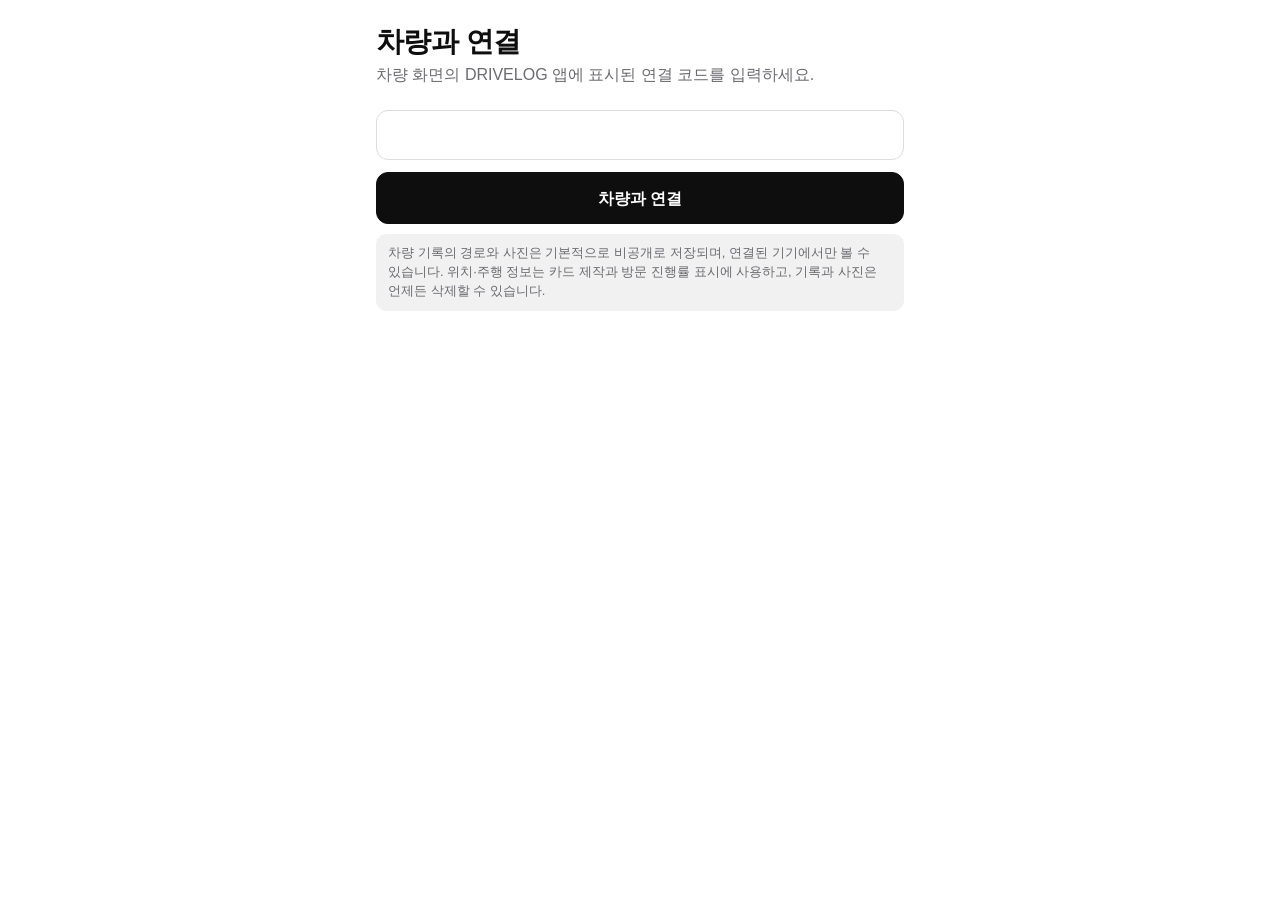
<file: server/src/main/resources/static/m/index.html>
<!doctype html>
<html lang="ko">
<head>
  <meta charset="utf-8">
  <meta name="viewport" content="width=device-width, initial-scale=1, viewport-fit=cover">
  <meta name="theme-color" content="#ffffff">
  <title>DRIVELOG</title>
  <link rel="stylesheet" href="style.css">
</head>
<body>
  <main id="app" aria-live="polite"></main>
  <div id="toast" role="status" hidden></div>
  <script src="card.js"></script>
  <script src="app.js"></script>
</body>
</html>
</file>
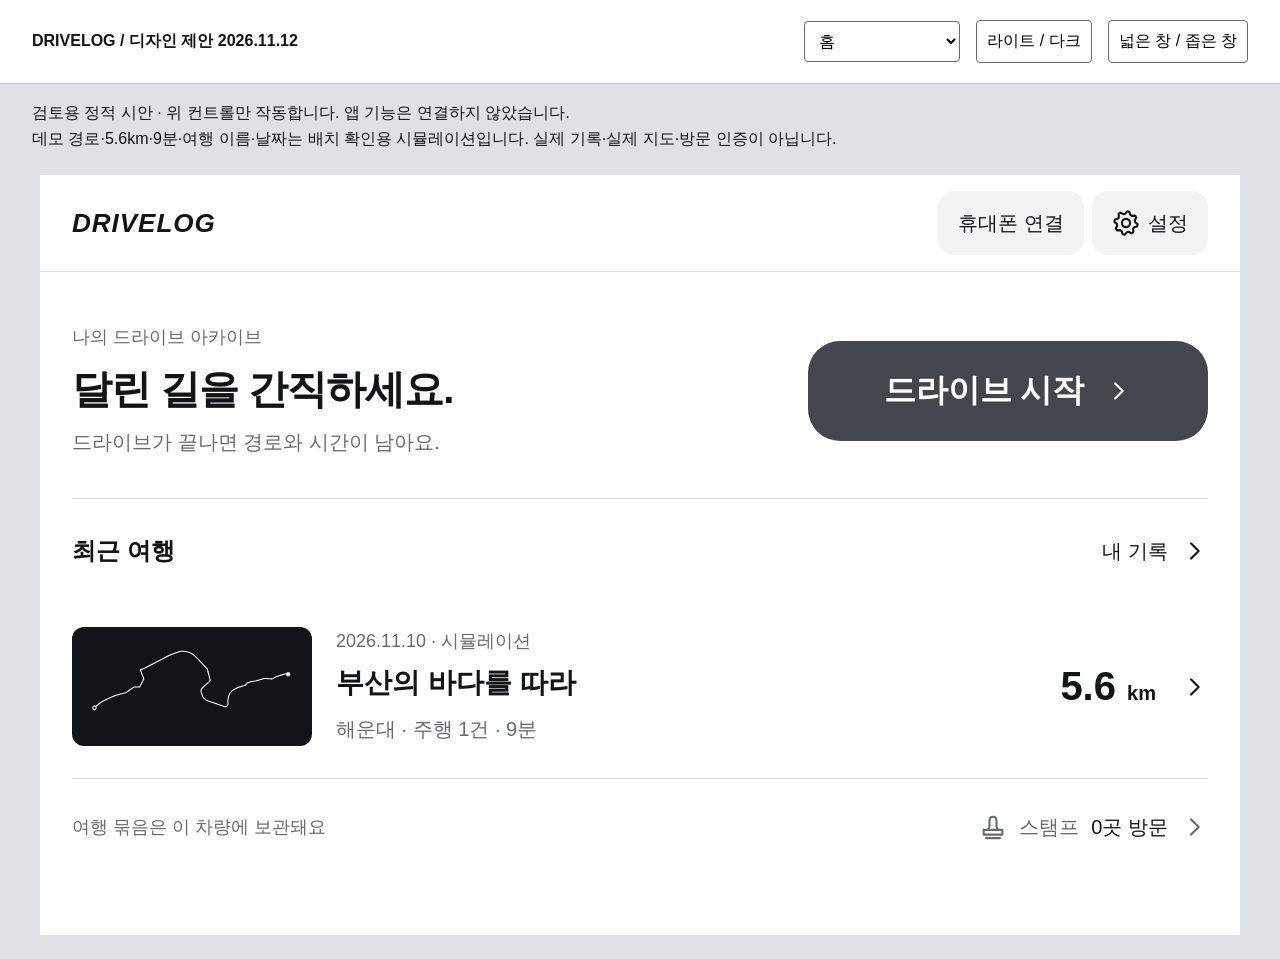
<file: docs/design/2026-11-12-drive-archive/preview.html>
<!doctype html><html lang="ko"><meta charset="utf-8"><meta name="viewport" content="width=device-width, initial-scale=1"><title>DRIVELOG · 길이 남는 아카이브</title><style>*{box-sizing:border-box}body{margin:0;background:#e0e1e6;color:#131417;font-family:'Malgun Gothic','Segoe UI',sans-serif;word-break:keep-all}button,select{font:inherit} .review{padding:20px 32px;background:#fff;border-bottom:1px solid #c7c9ce;display:flex;align-items:center;gap:16px;flex-wrap:wrap;font-size:16px}.review strong{margin-right:auto}.review select,.review button{padding:10px;border:1px solid #686a72;background:white;border-radius:4px}.reviewnote{margin:16px 32px;font-size:16px;line-height:1.6}.window{container-type:inline-size;margin:24px auto;max-width:1200px;background:var(--bg);color:var(--fg);--bg:#fff;--fg:#131417;--muted:#686a72;--soft:#f3f3f3;--line:#e0e1e6;--primary:#44464e;--onprimary:#fff;min-height:760px}.window.dark{--bg:#131417;--fg:#fff;--muted:#c7c9ce;--soft:#1f2023;--line:#44464e;--primary:#e0e1e6;--onprimary:#131417}.window.narrow{width:560px;max-width:100%;min-height:960px}header{min-height:96px;padding:16px 32px;display:flex;gap:16px;align-items:center;justify-content:space-between;border-bottom:1px solid var(--line)}.brand{font-style:italic;font-size:26px;letter-spacing:1px}.back{display:flex;align-items:center;font-size:24px;gap:16px;min-height:64px}.headeractions{display:flex;gap:8px;align-items:center}.smallbutton{min-height:64px;display:flex;align-items:center;padding:0 20px;gap:8px;font-size:20px;background:var(--soft);border-radius:16px}.sample-label{font-size:18px;color:var(--muted)}.icon{width:28px;height:28px;flex-shrink:0;vertical-align:middle}main{padding:32px}h1,h2,p{margin:0}h1{font-size:40px;line-height:1.3;font-weight:700;letter-spacing:-1px}h2{font-size:24px;line-height:1.4}p{font-size:20px;line-height:1.55;color:var(--muted);margin-top:12px}.eyebrow{font-size:18px;line-height:1.5;color:var(--muted);display:flex;align-items:center;gap:8px}.start{display:grid;grid-template-columns:1fr 400px;gap:32px;align-items:center;padding:20px 0 40px}.start h1{margin-top:12px}.widebreak{display:none}.button{min-height:80px;border-radius:24px;background:var(--soft);color:var(--fg);display:flex;align-items:center;justify-content:center;gap:20px;padding:16px 24px;font-size:28px;font-weight:700}.primary{background:var(--primary);color:var(--onprimary)}.start .button{min-height:100px;border-radius:32px;font-size:32px}.sectionhead{display:flex;align-items:center;justify-content:space-between;gap:16px;min-height:64px;margin-bottom:12px}.textaction{min-height:64px;display:flex;align-items:center;gap:12px;font-size:20px;flex-shrink:0}.recent{border-top:1px solid var(--line);padding-top:20px}.recentrow{display:flex;align-items:center;gap:24px;min-height:184px;padding:16px 0;border-bottom:1px solid var(--line)}.mini-route{background:#131417;border-radius:12px;width:240px;flex-shrink:0;padding:12px}.mini-route svg{display:block;width:100%}.recentinfo{flex:1}.recentinfo h2{font-size:28px;margin-top:8px}.recentdistance{font-size:40px;font-weight:700;font-variant-numeric:tabular-nums}.recentdistance span{font-size:20px}.archivefoot{display:flex;align-items:center;justify-content:space-between;gap:24px;margin-top:16px;color:var(--muted);font-size:18px}.archivefoot strong{font-weight:400;color:var(--fg)}.saved,.trip{display:grid;grid-template-columns:minmax(0,1fr) minmax(0,1fr);gap:40px}.postcard{background:#131417;color:white;border:1px solid #44464e;border-radius:24px;padding:24px;overflow:hidden}.cardtop{display:flex;align-items:center;justify-content:space-between;gap:12px;color:#c7c9ce;font-size:18px}.sim{border:1px solid #c7c9ce;padding:4px 10px;border-radius:8px;white-space:nowrap}.postcard h2{font-size:32px;margin-top:12px}.route{margin:12px 0 20px}.route svg{width:100%;display:block;height:228px}.mapnote{font-size:16px;color:#c7c9ce;display:block;line-height:1.5}.cardrule{border-top:1px solid #686a72}.distance{font-size:80px;line-height:1.2;font-weight:800;font-variant-numeric:tabular-nums;margin-top:12px;letter-spacing:-3px}.distance span{font-size:32px;margin-left:12px;letter-spacing:0}.cardlabel{font-size:18px;color:#c7c9ce;margin-top:4px}.cardfoot{display:flex;justify-content:space-between;gap:16px;flex-wrap:wrap;border-top:1px solid #44464e;margin-top:20px;padding-top:16px;font-size:18px;color:#c7c9ce}.cardfoot strong{font-size:16px;color:white;font-style:italic}.completion{padding-top:16px}.completion h1{margin-top:20px}.status{border-top:1px solid var(--line);border-bottom:1px solid var(--line);padding:24px 0;margin:28px 0;font-size:20px}.status p{font-size:18px}.completionactions{display:grid;gap:12px}.completionactions>.textaction{justify-content:flex-end}.day{padding:12px 0 24px;font-size:20px;color:var(--muted);border-bottom:1px solid var(--line)}.timelineentry{display:flex;align-items:center;gap:16px;padding:28px 0;border-bottom:1px solid var(--line)}.timelineindex{font-size:24px;align-self:flex-start;font-variant-numeric:tabular-nums}.timelineentry>div:nth-child(2){flex:1}.timelineentry h2{font-size:28px;margin-top:8px}.timelineentry p{margin:8px 0}.timelineentry .textaction{font-size:18px}.visit{padding:28px 0}.tripmanage{border-top:1px solid var(--line);margin-top:24px;padding-top:16px}.tripmanage p,.localnote{font-size:18px}.empty{padding:40px 0;min-height:184px;border-bottom:1px solid var(--line)}.export .review,.export .reviewnote{display:none}.export{background:#fff}.export .window{margin:0;max-width:none;min-height:100vh}.export .window.narrow{width:560px}.export .window:not(.narrow){width:1200px}@container(max-width:850px){header{padding:16px 24px;flex-wrap:wrap}.headeractions{margin-left:auto}.smallbutton{padding:0 16px}main{padding:24px}.start{grid-template-columns:1fr;gap:24px;padding-top:8px;padding-bottom:32px}.start h1{font-size:32px}.saved,.trip{grid-template-columns:1fr;gap:24px}.recentrow{display:grid;grid-template-columns:112px 1fr;gap:16px}.mini-route{width:112px;padding:4px}.recentinfo h2{font-size:24px}.recentdistance{grid-column:2;font-size:32px}.recentrow>.icon{display:none}.archivefoot{display:block}.archivefoot>.textaction{margin-top:8px}.completion{padding:0}.completion h1{font-size:32px}.completion h1 br{display:none}.postcard .route svg{height:190px}.distance{font-size:64px}.distance span{font-size:26px}.timelineentry{flex-wrap:wrap}.timelineentry>.textaction{margin-left:42px}.cardfoot{font-size:18px}.sectionhead h2{font-size:24px}.sample-label{display:none}.completion .status{margin:20px 0}.empty{padding:24px 0}.widebreak{display:none}}</style><body><div class="review"><strong>DRIVELOG / 디자인 제안 2026.11.12</strong><select id="screen" aria-label="시안 화면"><option value="home">홈</option><option value="saved">기록 완료</option><option value="trip">여행 상세</option><option value="empty">홈 · 첫 사용</option><option value="states">스탬프 상태</option><option value="error">완료 · 전송 오류</option></select><button id="theme">라이트 / 다크</button><button id="width">넓은 창 / 좁은 창</button></div><p class="reviewnote">검토용 정적 시안 · 위 컨트롤만 작동합니다. 앱 기능은 연결하지 않았습니다.<br>데모 경로·5.6km·9분·여행 이름·날짜는 배치 확인용 시뮬레이션입니다. 실제 기록·실제 지도·방문 인증이 아닙니다.</p><div id="window" class="window"></div><script>const screens={"states":"<header><div class=\"back\"><svg class=\"icon\" viewBox=\"0 0 48 48\" aria-hidden=\"true\"><path d=\"M29,11 L16,24 L29,37\" fill=\"none\" stroke=\"currentColor\" stroke-width=\"3.6\" stroke-linejoin=\"round\" stroke-linecap=\"round\"/></svg><strong>스탬프 · 상태 규칙</strong></div><div class=\"headeractions\"><span class=\"sample-label\">디자인 시안</span></div></header><main><h1>방문한 곳을 기억하는 방식</h1><p>컴포넌트 상태 예시 · 아래 날짜는 배치 확인용입니다.</p><div style=\"display:flex;gap:48px;flex-wrap:wrap;padding:32px 0;border-bottom:1px solid var(--line)\"><section><svg width=\"144\" height=\"144\" viewBox=\"0 0 100 100\" aria-label=\"해운대 스탬프 상태 예시\" style=\"color:var(--fg)\"><g fill=\"none\" stroke=\"currentColor\" stroke-linecap=\"round\" stroke-linejoin=\"round\"><circle cx=\"50\" cy=\"50\" r=\"46\" stroke-width=\"4\" /><circle cx=\"50\" cy=\"50\" r=\"40\" stroke-width=\"1.6\"/><g stroke-width=\"3.2\"><circle cx=\"68\" cy=\"30\" r=\"7\"/><path d=\"M22 46 Q38 24 54 46 Z M38 36 L38 64 M14 64 Q50 58 86 64\"/></g><path d=\"M30 46 Q34 38 38 46 Q42 38 46 46 M14 74 Q18.5 70.5 23 74 Q27.5 70.5 32 74 Q36.5 70.5 41 74 Q45.5 70.5 50 74 Q54.5 70.5 59 74 Q63.5 70.5 68 74 Q72.5 70.5 77 74 Q81.5 70.5 86 74\" stroke-width=\"2\"/></g></svg><h2>해운대 해수욕장</h2><p>방문 · 2026.11.10</p><p>실선 소인 + 첫 방문 날짜</p></section><section><svg width=\"144\" height=\"144\" viewBox=\"0 0 100 100\" aria-label=\"해운대 스탬프 상태 예시\" style=\"color:var(--muted)\"><g fill=\"none\" stroke=\"currentColor\" stroke-linecap=\"round\" stroke-linejoin=\"round\"><circle cx=\"50\" cy=\"50\" r=\"46\" stroke-width=\"4\" stroke-dasharray=\"6 5\"/><circle cx=\"50\" cy=\"50\" r=\"40\" stroke-width=\"1.6\"/><g stroke-width=\"3.2\"><circle cx=\"68\" cy=\"30\" r=\"7\"/><path d=\"M22 46 Q38 24 54 46 Z M38 36 L38 64 M14 64 Q50 58 86 64\"/></g><path d=\"M30 46 Q34 38 38 46 Q42 38 46 46 M14 74 Q18.5 70.5 23 74 Q27.5 70.5 32 74 Q36.5 70.5 41 74 Q45.5 70.5 50 74 Q54.5 70.5 59 74 Q63.5 70.5 68 74 Q72.5 70.5 77 74 Q81.5 70.5 86 74\" stroke-width=\"2\"/></g></svg><h2>해운대 해수욕장</h2><p>아직 방문 전 · 부산 해운대구</p><p>점선 소인 + 명시적인 상태</p></section></div><p>그림은 기존 StampArt의 해운대 모티프를 사용합니다.<br>실제 기록의 방문 판정이 성립할 때만 카드에 소인을 표시합니다.<br>시뮬레이션·미상 거리·짧은 기록에는 방문 도장을 붙이지 않습니다.</p></main>","home":"<header><strong class=\"brand\">DRIVELOG</strong><div class=\"headeractions\"><div class=\"smallbutton\">휴대폰 연결</div><div class=\"smallbutton\"><svg class=\"icon\" viewBox=\"0 0 48 48\" aria-hidden=\"true\"><path d=\"M39.72,22.45 L43.90,25.96 L43.14,29.81 L37.93,31.45 L36.21,34.02 L36.69,39.46 L33.43,41.64 L28.59,39.12 L25.55,39.72 L22.04,43.90 L18.19,43.14 L16.55,37.93 L13.98,36.21 L8.54,36.69 L6.36,33.43 L8.88,28.59 L8.28,25.55 L4.10,22.04 L4.86,18.19 L10.07,16.55 L11.79,13.98 L11.31,8.54 L14.57,6.36 L19.41,8.88 L22.45,8.28 L25.96,4.10 L29.81,4.86 L31.45,10.07 L34.02,11.79 L39.46,11.31 L41.64,14.57 L39.12,19.41 Z M24,17 A7,7 0,1 0,24,31 A7,7 0,1 0,24,17\" fill=\"none\" stroke=\"currentColor\" stroke-width=\"3.6\" stroke-linejoin=\"round\" stroke-linecap=\"round\"/></svg>설정</div></div></header><main class=\"home\"><section class=\"start\"><div><div class=\"eyebrow\">나의 드라이브 아카이브</div><h1>달린 길을<br class=\"widebreak\"> 간직하세요.</h1><p>드라이브가 끝나면 경로와 시간이 남아요.</p></div><div class=\"button primary\">드라이브 시작 <svg class=\"icon\" viewBox=\"0 0 48 48\" aria-hidden=\"true\"><path d=\"M19,11 L32,24 L19,37\" fill=\"none\" stroke=\"currentColor\" stroke-width=\"3.6\" stroke-linejoin=\"round\" stroke-linecap=\"round\"/></svg></div></section><section class=\"recent\"><div class=\"sectionhead\"><h2>최근 여행</h2><div class=\"textaction\">내 기록 <svg class=\"icon\" viewBox=\"0 0 48 48\" aria-hidden=\"true\"><path d=\"M19,11 L32,24 L19,37\" fill=\"none\" stroke=\"currentColor\" stroke-width=\"3.6\" stroke-linejoin=\"round\" stroke-linecap=\"round\"/></svg></div></div><div class=\"recentrow\"><div class=\"mini-route\"><svg viewBox=\"0 0 620 270\" role=\"img\" aria-label=\"시뮬레이션 경로: 저장소 데모 좌표\"><polyline points=\"30,197.6693650251459 31.341587798432105,195.5409504407662 32.19170283938851,194.8585579786066 46.98901776618729,182.99792708888745 49.11430536765475,181.61689472503423 54.0954481844888,178.38365424957195 59.568063758567675,175.67033184058295 60.829953272371895,175.05292913667478 78.24402855857561,167.3029004594473 91.56692521156197,161.6650389269501 92.8022486301054,161.29134781662913 100.8517754216216,159.2116755510823 102.14023103022481,158.8542318804108 107.81209231737417,157.27823024168782 109.22009535326555,156.90453913136685 110.26945610659978,156.66082753777965 116.39294100902634,155.00358870115576 119.8066842193279,154.1262269641264 122.99461562175999,152.144039335899 129.9018003274528,147.10733306766053 141.21895680625983,139.4222941486845 144.99134229934944,137.84629250996153 145.68206076989566,137.7488078724112 149.91935292566194,137.6188283559083 159.58941151353952,138.00876690564783 168.28980763294163,121.24140926419311 171.58400341549324,114.9211552695363 170.7737375176589,112.72775092690514 166.78882326433018,102.05318312616947 164.66353566263183,96.36657927483938 161.6482838777786,88.30784924565782 169.93690552433287,85.28582548471474 174.86491615064537,83.10866858173304 178.92952868883287,81.0939860743222 195.78571597987073,72.45034822041592 239.77916933504963,49.31399426558693 243.44529044801968,47.2343220000401 254.1647097892315,42.912503073029235 270.87478355725864,37.09591970519627 272.4289001163916,36.55975419918898 279.45563224937257,35.38993854985497 285.7119476269486,35 292.1409426221034,35.81237197877793 300.110771128299,37.71332240910444 309.6081500983669,42.083883654717305 314.9080860550978,45.85328963618689 321.49647762043196,51.88108971853905 323.46236865195095,53.863277346651 326.03927986892654,56.59284719528944 343.20097725269267,74.78997951931483 344.80822600165453,76.51220811419013 354.2126236392332,86.61811552985051 355.4612301049453,91.55733716065411 355.7401741028745,92.67841049138613 355.89957067282296,93.29581319517885 358.3303683672496,102.97928718191628 360.9205626320864,113.6538549827674 362.16916909802933,118.43060221776923 361.9832064328201,118.44684965730323 361.6511302448311,118.625571492639 361.3987523423935,118.90177796540964 361.26592186724406,119.25922163608116 361.27920491464357,119.64916018593613 361.4518845322224,120.02285129614165 359.7782205460321,122.13501844087192 356.3246281933012,125.18953708099845 352.33971393997246,128.74772634794883 343.66588391560026,137.03392053118358 339.4950069970623,141.03079066659092 337.9276073909916,142.50930766799445 336.69228397244814,144.39401065867153 336.24066035694005,145.8887750994936 335.9351502642118,147.52976649658348 335.855451979353,149.86939779548243 336.24066035694005,152.24152397333387 337.0509262552362,154.88985662407146 339.7473848999617,162.28244163074282 341.3280675534319,165.56442442492258 343.42678906056216,168.83015977945286 345.61849189948884,171.05605900126744 348.32823359161387,173.4931749374858 351.582580231967,175.45911512606375 355.1690030598474,177.16509628140506 390.156550202665,189.52939779806348 398.87022936946664,192.69764851515887 401.8190659170915,193.72123720845602 403.94435351855896,194.3061450330653 405.7375649324992,194.41987711014963 407.33153063406155,194.143670637379 408.925496335393,193.49377305440282 410.69214165407243,192.40519460285424 411.9008989773551,190.8941827223827 412.28610735540394,190.30927489765796 413.1362223961294,188.29459239036257 413.34875115613767,186.62110611408926 413.1362223961294,183.0304219680709 412.5517683057028,177.00262188571872 413.10965630133046,176.10901270903992 413.17607153855886,173.76938141025644 413.50814772631696,171.83593610086194 413.8800730567354,171.39725523228952 414.01290353188483,170.84484228674825 413.9066391517653,170.29242934120694 414.21214924449356,168.0015403611409 414.61064066994186,166.78298239297402 414.51765933722186,165.69440394154088 415.54045399552615,162.99732897208588 416.54996560643104,160.57646047540152 417.918119499893,157.78190086851166 420.34891719431965,154.17496928284385 424.70575677783586,148.9920360583376 429.8595792120179,145.28761983523492 430.65656206268363,145.30386727488434 431.22773310571074,145.1413928790826 431.7856211008766,144.70271201062562 432.303659953844,144.1502990649689 432.9412462343304,143.58163867989362 433.7249460373657,143.09421549260375 434.4953627932325,142.73677182204767 435.31891173869724,142.52555510752848 436.0494793519037,142.37932815137614 436.79333001250967,142.16811143685692 437.3777841029363,141.81066776618542 437.65672810086556,141.339492018545 441.52209492644437,139.29231463206617 453.79563082609644,135.66913560686436 461.9647050449008,133.1020401540277 463.41255722368334,132.2246784169983 464.82056025980563,130.72991397606077 465.9097701558001,129.05642769978746 466.99898005156376,127.44793118188105 467.9819255676696,126.29436297208103 472.3918973410147,124.91333060822781 479.2061007139875,122.7524211447801 480.9993121279277,122.18376075958936 482.68625916174835,121.89130684728472 487.0696648400636,121.14392462675823 493.963566498126,120.0715936148591 496.48734552504175,119.47043835060036 499.6885599753351,118.46309709695267 505.17445859704435,116.72462106242793 511.9753789226176,114.49872184061333 515.0570459449302,113.93006145553805 516.7439929789816,113.78383449927028 518.1121468724436,113.6538549827674 522.0439289354817,113.6701024223014 529.9207761094191,114.09253585122437 533.8924073148864,114.30375256574357 537.0006404324598,114.49872184061333 538.5547569911311,114.49872184061333 539.7369482196148,114.35249488446101 541.0386868756175,114.09253585122437 542.4998221020304,113.57261778486652 547.135605683245,110.89179025494552 549.2874593797424,109.64073740771062 551.5057283141607,108.56840639569604 554.4279987665249,107.33360098799514 559.6482364381661,105.44889799731808 562.769752602908,104.40906186448694 571.6826774827802,101.87446129083371 583.9296472874023,98.60872593618797 589.3491306716523,97.40641540767052 590,99.77854158563744 585.855689176492,101.4357804222613\" fill=\"none\" stroke=\"#fff\" stroke-width=\"3\" stroke-linejoin=\"round\" stroke-linecap=\"round\"/><circle cx=\"30\" cy=\"197.6693650251459\" r=\"5\" fill=\"#131417\" stroke=\"white\" stroke-width=\"3\"/><circle cx=\"585.855689176492\" cy=\"101.4357804222613\" r=\"6\" fill=\"white\"/></svg></div><div class=\"recentinfo\"><span class=\"eyebrow\">2026.11.10 · 시뮬레이션</span><h2>부산의 바다를 따라</h2><p>해운대 · 주행 1건 · 9분</p></div><div class=\"recentdistance\">5.6 <span>km</span></div><svg class=\"icon\" viewBox=\"0 0 48 48\" aria-hidden=\"true\"><path d=\"M19,11 L32,24 L19,37\" fill=\"none\" stroke=\"currentColor\" stroke-width=\"3.6\" stroke-linejoin=\"round\" stroke-linecap=\"round\"/></svg></div><div class=\"archivefoot\"><span>여행 묶음은 이 차량에 보관돼요</span><div class=\"textaction\"><svg class=\"icon\" viewBox=\"0 0 48 48\" aria-hidden=\"true\"><path d=\"M16,29 L18,23 L18,14 C18,4 30,4 30,14 L30,23 L32,29 M8,29 L40,29 L40,37 L8,37 Z M12,43 L36,43\" fill=\"none\" stroke=\"currentColor\" stroke-width=\"3.6\" stroke-linejoin=\"round\" stroke-linecap=\"round\"/></svg> 스탬프 <strong>0곳 방문</strong> <svg class=\"icon\" viewBox=\"0 0 48 48\" aria-hidden=\"true\"><path d=\"M19,11 L32,24 L19,37\" fill=\"none\" stroke=\"currentColor\" stroke-width=\"3.6\" stroke-linejoin=\"round\" stroke-linecap=\"round\"/></svg></div></div></section></main>","saved":"<header><div class=\"back\"><svg class=\"icon\" viewBox=\"0 0 48 48\" aria-hidden=\"true\"><path d=\"M29,11 L16,24 L29,37\" fill=\"none\" stroke=\"currentColor\" stroke-width=\"3.6\" stroke-linejoin=\"round\" stroke-linecap=\"round\"/></svg><strong>기록 완료 · 차량 저장됨</strong></div><div class=\"headeractions\"><span class=\"sample-label\">디자인 시안</span></div></header><main class=\"saved\"><div class=\"cardcolumn\"><article class=\"postcard\"><div class=\"cardtop\"><span>나의 드라이브</span><span class=\"sim\">시뮬레이션</span></div><h2>해운대에 남긴 하루</h2><div class=\"route\"><svg viewBox=\"0 0 620 270\" role=\"img\" aria-label=\"시뮬레이션 경로: 저장소 데모 좌표\"><polyline points=\"30,197.6693650251459 31.341587798432105,195.5409504407662 32.19170283938851,194.8585579786066 46.98901776618729,182.99792708888745 49.11430536765475,181.61689472503423 54.0954481844888,178.38365424957195 59.568063758567675,175.67033184058295 60.829953272371895,175.05292913667478 78.24402855857561,167.3029004594473 91.56692521156197,161.6650389269501 92.8022486301054,161.29134781662913 100.8517754216216,159.2116755510823 102.14023103022481,158.8542318804108 107.81209231737417,157.27823024168782 109.22009535326555,156.90453913136685 110.26945610659978,156.66082753777965 116.39294100902634,155.00358870115576 119.8066842193279,154.1262269641264 122.99461562175999,152.144039335899 129.9018003274528,147.10733306766053 141.21895680625983,139.4222941486845 144.99134229934944,137.84629250996153 145.68206076989566,137.7488078724112 149.91935292566194,137.6188283559083 159.58941151353952,138.00876690564783 168.28980763294163,121.24140926419311 171.58400341549324,114.9211552695363 170.7737375176589,112.72775092690514 166.78882326433018,102.05318312616947 164.66353566263183,96.36657927483938 161.6482838777786,88.30784924565782 169.93690552433287,85.28582548471474 174.86491615064537,83.10866858173304 178.92952868883287,81.0939860743222 195.78571597987073,72.45034822041592 239.77916933504963,49.31399426558693 243.44529044801968,47.2343220000401 254.1647097892315,42.912503073029235 270.87478355725864,37.09591970519627 272.4289001163916,36.55975419918898 279.45563224937257,35.38993854985497 285.7119476269486,35 292.1409426221034,35.81237197877793 300.110771128299,37.71332240910444 309.6081500983669,42.083883654717305 314.9080860550978,45.85328963618689 321.49647762043196,51.88108971853905 323.46236865195095,53.863277346651 326.03927986892654,56.59284719528944 343.20097725269267,74.78997951931483 344.80822600165453,76.51220811419013 354.2126236392332,86.61811552985051 355.4612301049453,91.55733716065411 355.7401741028745,92.67841049138613 355.89957067282296,93.29581319517885 358.3303683672496,102.97928718191628 360.9205626320864,113.6538549827674 362.16916909802933,118.43060221776923 361.9832064328201,118.44684965730323 361.6511302448311,118.625571492639 361.3987523423935,118.90177796540964 361.26592186724406,119.25922163608116 361.27920491464357,119.64916018593613 361.4518845322224,120.02285129614165 359.7782205460321,122.13501844087192 356.3246281933012,125.18953708099845 352.33971393997246,128.74772634794883 343.66588391560026,137.03392053118358 339.4950069970623,141.03079066659092 337.9276073909916,142.50930766799445 336.69228397244814,144.39401065867153 336.24066035694005,145.8887750994936 335.9351502642118,147.52976649658348 335.855451979353,149.86939779548243 336.24066035694005,152.24152397333387 337.0509262552362,154.88985662407146 339.7473848999617,162.28244163074282 341.3280675534319,165.56442442492258 343.42678906056216,168.83015977945286 345.61849189948884,171.05605900126744 348.32823359161387,173.4931749374858 351.582580231967,175.45911512606375 355.1690030598474,177.16509628140506 390.156550202665,189.52939779806348 398.87022936946664,192.69764851515887 401.8190659170915,193.72123720845602 403.94435351855896,194.3061450330653 405.7375649324992,194.41987711014963 407.33153063406155,194.143670637379 408.925496335393,193.49377305440282 410.69214165407243,192.40519460285424 411.9008989773551,190.8941827223827 412.28610735540394,190.30927489765796 413.1362223961294,188.29459239036257 413.34875115613767,186.62110611408926 413.1362223961294,183.0304219680709 412.5517683057028,177.00262188571872 413.10965630133046,176.10901270903992 413.17607153855886,173.76938141025644 413.50814772631696,171.83593610086194 413.8800730567354,171.39725523228952 414.01290353188483,170.84484228674825 413.9066391517653,170.29242934120694 414.21214924449356,168.0015403611409 414.61064066994186,166.78298239297402 414.51765933722186,165.69440394154088 415.54045399552615,162.99732897208588 416.54996560643104,160.57646047540152 417.918119499893,157.78190086851166 420.34891719431965,154.17496928284385 424.70575677783586,148.9920360583376 429.8595792120179,145.28761983523492 430.65656206268363,145.30386727488434 431.22773310571074,145.1413928790826 431.7856211008766,144.70271201062562 432.303659953844,144.1502990649689 432.9412462343304,143.58163867989362 433.7249460373657,143.09421549260375 434.4953627932325,142.73677182204767 435.31891173869724,142.52555510752848 436.0494793519037,142.37932815137614 436.79333001250967,142.16811143685692 437.3777841029363,141.81066776618542 437.65672810086556,141.339492018545 441.52209492644437,139.29231463206617 453.79563082609644,135.66913560686436 461.9647050449008,133.1020401540277 463.41255722368334,132.2246784169983 464.82056025980563,130.72991397606077 465.9097701558001,129.05642769978746 466.99898005156376,127.44793118188105 467.9819255676696,126.29436297208103 472.3918973410147,124.91333060822781 479.2061007139875,122.7524211447801 480.9993121279277,122.18376075958936 482.68625916174835,121.89130684728472 487.0696648400636,121.14392462675823 493.963566498126,120.0715936148591 496.48734552504175,119.47043835060036 499.6885599753351,118.46309709695267 505.17445859704435,116.72462106242793 511.9753789226176,114.49872184061333 515.0570459449302,113.93006145553805 516.7439929789816,113.78383449927028 518.1121468724436,113.6538549827674 522.0439289354817,113.6701024223014 529.9207761094191,114.09253585122437 533.8924073148864,114.30375256574357 537.0006404324598,114.49872184061333 538.5547569911311,114.49872184061333 539.7369482196148,114.35249488446101 541.0386868756175,114.09253585122437 542.4998221020304,113.57261778486652 547.135605683245,110.89179025494552 549.2874593797424,109.64073740771062 551.5057283141607,108.56840639569604 554.4279987665249,107.33360098799514 559.6482364381661,105.44889799731808 562.769752602908,104.40906186448694 571.6826774827802,101.87446129083371 583.9296472874023,98.60872593618797 589.3491306716523,97.40641540767052 590,99.77854158563744 585.855689176492,101.4357804222613\" fill=\"none\" stroke=\"#fff\" stroke-width=\"3\" stroke-linejoin=\"round\" stroke-linecap=\"round\"/><circle cx=\"30\" cy=\"197.6693650251459\" r=\"5\" fill=\"#131417\" stroke=\"white\" stroke-width=\"3\"/><circle cx=\"585.855689176492\" cy=\"101.4357804222613\" r=\"6\" fill=\"white\"/></svg><span class=\"mapnote\">지도 없는 경로 보기 · 시안용 데모 좌표</span></div><div class=\"cardrule\"></div><div class=\"distance\">5.6<span>km</span></div><div class=\"cardlabel\">추정 거리</div><div class=\"cardfoot\"><span>해운대 · 9분 · 2026.11.10</span><strong>DRIVELOG</strong></div></article></div><section class=\"completion\"><div class=\"eyebrow\"><svg class=\"icon\" viewBox=\"0 0 48 48\" aria-hidden=\"true\"><path d=\"M10,25 L20,35 L38,13\" fill=\"none\" stroke=\"currentColor\" stroke-width=\"3.6\" stroke-linejoin=\"round\" stroke-linecap=\"round\"/></svg> 차량 저장 완료</div><h1>오늘의 길이<br> 기록으로 남았어요.</h1><p>해운대까지의 드라이브를 보관했어요.</p><div class=\"status\"><strong>이 기록은 차량에 저장되어 있어요</strong><p>시뮬레이션 기록에는 스탬프가 찍히지 않아요.</p></div><div class=\"completionactions\"><div class=\"button primary\">여행에 담기 <svg class=\"icon\" viewBox=\"0 0 48 48\" aria-hidden=\"true\"><path d=\"M19,11 L32,24 L19,37\" fill=\"none\" stroke=\"currentColor\" stroke-width=\"3.6\" stroke-linejoin=\"round\" stroke-linecap=\"round\"/></svg></div><div class=\"button \">기록 보기 <svg class=\"icon\" viewBox=\"0 0 48 48\" aria-hidden=\"true\"><path d=\"M19,11 L32,24 L19,37\" fill=\"none\" stroke=\"currentColor\" stroke-width=\"3.6\" stroke-linejoin=\"round\" stroke-linecap=\"round\"/></svg></div><div class=\"textaction\">홈으로 <svg class=\"icon\" viewBox=\"0 0 48 48\" aria-hidden=\"true\"><path d=\"M19,11 L32,24 L19,37\" fill=\"none\" stroke=\"currentColor\" stroke-width=\"3.6\" stroke-linejoin=\"round\" stroke-linecap=\"round\"/></svg></div></div></section></main>","trip":"<header><div class=\"back\"><svg class=\"icon\" viewBox=\"0 0 48 48\" aria-hidden=\"true\"><path d=\"M29,11 L16,24 L29,37\" fill=\"none\" stroke=\"currentColor\" stroke-width=\"3.6\" stroke-linejoin=\"round\" stroke-linecap=\"round\"/></svg><strong>여행 상세</strong></div><div class=\"headeractions\"><span class=\"sample-label\">디자인 시안</span></div></header><main class=\"trip\"><div class=\"cardcolumn\"><article class=\"postcard\"><div class=\"cardtop\"><span>여행 기록</span><span class=\"sim\">시뮬레이션</span></div><h2>부산의 바다를 따라</h2><div class=\"route\"><svg viewBox=\"0 0 620 270\" role=\"img\" aria-label=\"시뮬레이션 경로: 저장소 데모 좌표\"><polyline points=\"30,197.6693650251459 31.341587798432105,195.5409504407662 32.19170283938851,194.8585579786066 46.98901776618729,182.99792708888745 49.11430536765475,181.61689472503423 54.0954481844888,178.38365424957195 59.568063758567675,175.67033184058295 60.829953272371895,175.05292913667478 78.24402855857561,167.3029004594473 91.56692521156197,161.6650389269501 92.8022486301054,161.29134781662913 100.8517754216216,159.2116755510823 102.14023103022481,158.8542318804108 107.81209231737417,157.27823024168782 109.22009535326555,156.90453913136685 110.26945610659978,156.66082753777965 116.39294100902634,155.00358870115576 119.8066842193279,154.1262269641264 122.99461562175999,152.144039335899 129.9018003274528,147.10733306766053 141.21895680625983,139.4222941486845 144.99134229934944,137.84629250996153 145.68206076989566,137.7488078724112 149.91935292566194,137.6188283559083 159.58941151353952,138.00876690564783 168.28980763294163,121.24140926419311 171.58400341549324,114.9211552695363 170.7737375176589,112.72775092690514 166.78882326433018,102.05318312616947 164.66353566263183,96.36657927483938 161.6482838777786,88.30784924565782 169.93690552433287,85.28582548471474 174.86491615064537,83.10866858173304 178.92952868883287,81.0939860743222 195.78571597987073,72.45034822041592 239.77916933504963,49.31399426558693 243.44529044801968,47.2343220000401 254.1647097892315,42.912503073029235 270.87478355725864,37.09591970519627 272.4289001163916,36.55975419918898 279.45563224937257,35.38993854985497 285.7119476269486,35 292.1409426221034,35.81237197877793 300.110771128299,37.71332240910444 309.6081500983669,42.083883654717305 314.9080860550978,45.85328963618689 321.49647762043196,51.88108971853905 323.46236865195095,53.863277346651 326.03927986892654,56.59284719528944 343.20097725269267,74.78997951931483 344.80822600165453,76.51220811419013 354.2126236392332,86.61811552985051 355.4612301049453,91.55733716065411 355.7401741028745,92.67841049138613 355.89957067282296,93.29581319517885 358.3303683672496,102.97928718191628 360.9205626320864,113.6538549827674 362.16916909802933,118.43060221776923 361.9832064328201,118.44684965730323 361.6511302448311,118.625571492639 361.3987523423935,118.90177796540964 361.26592186724406,119.25922163608116 361.27920491464357,119.64916018593613 361.4518845322224,120.02285129614165 359.7782205460321,122.13501844087192 356.3246281933012,125.18953708099845 352.33971393997246,128.74772634794883 343.66588391560026,137.03392053118358 339.4950069970623,141.03079066659092 337.9276073909916,142.50930766799445 336.69228397244814,144.39401065867153 336.24066035694005,145.8887750994936 335.9351502642118,147.52976649658348 335.855451979353,149.86939779548243 336.24066035694005,152.24152397333387 337.0509262552362,154.88985662407146 339.7473848999617,162.28244163074282 341.3280675534319,165.56442442492258 343.42678906056216,168.83015977945286 345.61849189948884,171.05605900126744 348.32823359161387,173.4931749374858 351.582580231967,175.45911512606375 355.1690030598474,177.16509628140506 390.156550202665,189.52939779806348 398.87022936946664,192.69764851515887 401.8190659170915,193.72123720845602 403.94435351855896,194.3061450330653 405.7375649324992,194.41987711014963 407.33153063406155,194.143670637379 408.925496335393,193.49377305440282 410.69214165407243,192.40519460285424 411.9008989773551,190.8941827223827 412.28610735540394,190.30927489765796 413.1362223961294,188.29459239036257 413.34875115613767,186.62110611408926 413.1362223961294,183.0304219680709 412.5517683057028,177.00262188571872 413.10965630133046,176.10901270903992 413.17607153855886,173.76938141025644 413.50814772631696,171.83593610086194 413.8800730567354,171.39725523228952 414.01290353188483,170.84484228674825 413.9066391517653,170.29242934120694 414.21214924449356,168.0015403611409 414.61064066994186,166.78298239297402 414.51765933722186,165.69440394154088 415.54045399552615,162.99732897208588 416.54996560643104,160.57646047540152 417.918119499893,157.78190086851166 420.34891719431965,154.17496928284385 424.70575677783586,148.9920360583376 429.8595792120179,145.28761983523492 430.65656206268363,145.30386727488434 431.22773310571074,145.1413928790826 431.7856211008766,144.70271201062562 432.303659953844,144.1502990649689 432.9412462343304,143.58163867989362 433.7249460373657,143.09421549260375 434.4953627932325,142.73677182204767 435.31891173869724,142.52555510752848 436.0494793519037,142.37932815137614 436.79333001250967,142.16811143685692 437.3777841029363,141.81066776618542 437.65672810086556,141.339492018545 441.52209492644437,139.29231463206617 453.79563082609644,135.66913560686436 461.9647050449008,133.1020401540277 463.41255722368334,132.2246784169983 464.82056025980563,130.72991397606077 465.9097701558001,129.05642769978746 466.99898005156376,127.44793118188105 467.9819255676696,126.29436297208103 472.3918973410147,124.91333060822781 479.2061007139875,122.7524211447801 480.9993121279277,122.18376075958936 482.68625916174835,121.89130684728472 487.0696648400636,121.14392462675823 493.963566498126,120.0715936148591 496.48734552504175,119.47043835060036 499.6885599753351,118.46309709695267 505.17445859704435,116.72462106242793 511.9753789226176,114.49872184061333 515.0570459449302,113.93006145553805 516.7439929789816,113.78383449927028 518.1121468724436,113.6538549827674 522.0439289354817,113.6701024223014 529.9207761094191,114.09253585122437 533.8924073148864,114.30375256574357 537.0006404324598,114.49872184061333 538.5547569911311,114.49872184061333 539.7369482196148,114.35249488446101 541.0386868756175,114.09253585122437 542.4998221020304,113.57261778486652 547.135605683245,110.89179025494552 549.2874593797424,109.64073740771062 551.5057283141607,108.56840639569604 554.4279987665249,107.33360098799514 559.6482364381661,105.44889799731808 562.769752602908,104.40906186448694 571.6826774827802,101.87446129083371 583.9296472874023,98.60872593618797 589.3491306716523,97.40641540767052 590,99.77854158563744 585.855689176492,101.4357804222613\" fill=\"none\" stroke=\"#fff\" stroke-width=\"3\" stroke-linejoin=\"round\" stroke-linecap=\"round\"/><circle cx=\"30\" cy=\"197.6693650251459\" r=\"5\" fill=\"#131417\" stroke=\"white\" stroke-width=\"3\"/><circle cx=\"585.855689176492\" cy=\"101.4357804222613\" r=\"6\" fill=\"white\"/></svg><span class=\"mapnote\">지도 없는 경로 보기 · 시안용 데모 좌표</span></div><div class=\"cardrule\"></div><div class=\"distance\">5.6<span>km</span></div><div class=\"cardlabel\">합산 거리 · 1번의 주행</div><div class=\"cardfoot\"><span>해운대 · 9분 · 2026.11.10</span><strong>DRIVELOG</strong></div></article><p class=\"localnote\">여행 묶음은 이 차량에 보관돼요</p></div><section class=\"timeline\"><div class=\"sectionhead\"><h2>여행의 흐름</h2><div class=\"textaction\">편집 <svg class=\"icon\" viewBox=\"0 0 48 48\" aria-hidden=\"true\"><path d=\"M19,11 L32,24 L19,37\" fill=\"none\" stroke=\"currentColor\" stroke-width=\"3.6\" stroke-linejoin=\"round\" stroke-linecap=\"round\"/></svg></div></div><div class=\"day\">11월 10일 · 화요일</div><div class=\"timelineentry\"><div class=\"timelineindex\">01</div><div><span class=\"eyebrow\">오후 2:10 출발</span><h2>해운대</h2><p>5.6 km · 기록 시간 9분</p><span class=\"eyebrow\">시뮬레이션</span></div><div class=\"textaction\">기록 보기 <svg class=\"icon\" viewBox=\"0 0 48 48\" aria-hidden=\"true\"><path d=\"M19,11 L32,24 L19,37\" fill=\"none\" stroke=\"currentColor\" stroke-width=\"3.6\" stroke-linejoin=\"round\" stroke-linecap=\"round\"/></svg></div></div><div class=\"visit\"><h2>이 여행에서 방문한 곳</h2><p>시뮬레이션 기록은 방문으로 세지 않아요.</p></div><div class=\"tripmanage\"><div class=\"textaction\">여행 묶음 해제 <svg class=\"icon\" viewBox=\"0 0 48 48\" aria-hidden=\"true\"><path d=\"M19,11 L32,24 L19,37\" fill=\"none\" stroke=\"currentColor\" stroke-width=\"3.6\" stroke-linejoin=\"round\" stroke-linecap=\"round\"/></svg></div><p>개별 주행과 스탬프는 지우지 않아요.</p></div></section></main>","empty":"<header><strong class=\"brand\">DRIVELOG</strong><div class=\"headeractions\"><div class=\"smallbutton\">휴대폰 연결</div><div class=\"smallbutton\"><svg class=\"icon\" viewBox=\"0 0 48 48\" aria-hidden=\"true\"><path d=\"M39.72,22.45 L43.90,25.96 L43.14,29.81 L37.93,31.45 L36.21,34.02 L36.69,39.46 L33.43,41.64 L28.59,39.12 L25.55,39.72 L22.04,43.90 L18.19,43.14 L16.55,37.93 L13.98,36.21 L8.54,36.69 L6.36,33.43 L8.88,28.59 L8.28,25.55 L4.10,22.04 L4.86,18.19 L10.07,16.55 L11.79,13.98 L11.31,8.54 L14.57,6.36 L19.41,8.88 L22.45,8.28 L25.96,4.10 L29.81,4.86 L31.45,10.07 L34.02,11.79 L39.46,11.31 L41.64,14.57 L39.12,19.41 Z M24,17 A7,7 0,1 0,24,31 A7,7 0,1 0,24,17\" fill=\"none\" stroke=\"currentColor\" stroke-width=\"3.6\" stroke-linejoin=\"round\" stroke-linecap=\"round\"/></svg>설정</div></div></header><main class=\"home\"><section class=\"start\"><div><div class=\"eyebrow\">나의 드라이브 아카이브</div><h1>달린 길을<br class=\"widebreak\"> 간직하세요.</h1><p>드라이브가 끝나면 경로와 시간이 남아요.</p></div><div class=\"button primary\">드라이브 시작 <svg class=\"icon\" viewBox=\"0 0 48 48\" aria-hidden=\"true\"><path d=\"M19,11 L32,24 L19,37\" fill=\"none\" stroke=\"currentColor\" stroke-width=\"3.6\" stroke-linejoin=\"round\" stroke-linecap=\"round\"/></svg></div></section><section class=\"recent\"><div class=\"sectionhead\"><h2>최근 여행</h2><div class=\"textaction\">내 기록 <svg class=\"icon\" viewBox=\"0 0 48 48\" aria-hidden=\"true\"><path d=\"M19,11 L32,24 L19,37\" fill=\"none\" stroke=\"currentColor\" stroke-width=\"3.6\" stroke-linejoin=\"round\" stroke-linecap=\"round\"/></svg></div></div><div class=\"empty\"><h2>첫 여행의 기록을 기다려요</h2><p>드라이브를 기록하면 이곳에서 다시 볼 수 있어요.<br>여러 주행은 내 기록에서 여행으로 묶을 수 있어요.</p></div><div class=\"archivefoot\"><span>기록은 이 차량에 보관돼요</span><div class=\"textaction\"><svg class=\"icon\" viewBox=\"0 0 48 48\" aria-hidden=\"true\"><path d=\"M16,29 L18,23 L18,14 C18,4 30,4 30,14 L30,23 L32,29 M8,29 L40,29 L40,37 L8,37 Z M12,43 L36,43\" fill=\"none\" stroke=\"currentColor\" stroke-width=\"3.6\" stroke-linejoin=\"round\" stroke-linecap=\"round\"/></svg> 스탬프 <strong>0곳 방문</strong> <svg class=\"icon\" viewBox=\"0 0 48 48\" aria-hidden=\"true\"><path d=\"M19,11 L32,24 L19,37\" fill=\"none\" stroke=\"currentColor\" stroke-width=\"3.6\" stroke-linejoin=\"round\" stroke-linecap=\"round\"/></svg></div></div></section></main>","error":"<header><div class=\"back\"><svg class=\"icon\" viewBox=\"0 0 48 48\" aria-hidden=\"true\"><path d=\"M29,11 L16,24 L29,37\" fill=\"none\" stroke=\"currentColor\" stroke-width=\"3.6\" stroke-linejoin=\"round\" stroke-linecap=\"round\"/></svg><strong>기록 완료 · 차량 저장됨</strong></div><div class=\"headeractions\"><span class=\"sample-label\">디자인 시안</span></div></header><main class=\"saved\"><div class=\"cardcolumn\"><article class=\"postcard\"><div class=\"cardtop\"><span>나의 드라이브</span><span class=\"sim\">시뮬레이션</span></div><h2>해운대에 남긴 하루</h2><div class=\"route\"><svg viewBox=\"0 0 620 270\" role=\"img\" aria-label=\"시뮬레이션 경로: 저장소 데모 좌표\"><polyline points=\"30,197.6693650251459 31.341587798432105,195.5409504407662 32.19170283938851,194.8585579786066 46.98901776618729,182.99792708888745 49.11430536765475,181.61689472503423 54.0954481844888,178.38365424957195 59.568063758567675,175.67033184058295 60.829953272371895,175.05292913667478 78.24402855857561,167.3029004594473 91.56692521156197,161.6650389269501 92.8022486301054,161.29134781662913 100.8517754216216,159.2116755510823 102.14023103022481,158.8542318804108 107.81209231737417,157.27823024168782 109.22009535326555,156.90453913136685 110.26945610659978,156.66082753777965 116.39294100902634,155.00358870115576 119.8066842193279,154.1262269641264 122.99461562175999,152.144039335899 129.9018003274528,147.10733306766053 141.21895680625983,139.4222941486845 144.99134229934944,137.84629250996153 145.68206076989566,137.7488078724112 149.91935292566194,137.6188283559083 159.58941151353952,138.00876690564783 168.28980763294163,121.24140926419311 171.58400341549324,114.9211552695363 170.7737375176589,112.72775092690514 166.78882326433018,102.05318312616947 164.66353566263183,96.36657927483938 161.6482838777786,88.30784924565782 169.93690552433287,85.28582548471474 174.86491615064537,83.10866858173304 178.92952868883287,81.0939860743222 195.78571597987073,72.45034822041592 239.77916933504963,49.31399426558693 243.44529044801968,47.2343220000401 254.1647097892315,42.912503073029235 270.87478355725864,37.09591970519627 272.4289001163916,36.55975419918898 279.45563224937257,35.38993854985497 285.7119476269486,35 292.1409426221034,35.81237197877793 300.110771128299,37.71332240910444 309.6081500983669,42.083883654717305 314.9080860550978,45.85328963618689 321.49647762043196,51.88108971853905 323.46236865195095,53.863277346651 326.03927986892654,56.59284719528944 343.20097725269267,74.78997951931483 344.80822600165453,76.51220811419013 354.2126236392332,86.61811552985051 355.4612301049453,91.55733716065411 355.7401741028745,92.67841049138613 355.89957067282296,93.29581319517885 358.3303683672496,102.97928718191628 360.9205626320864,113.6538549827674 362.16916909802933,118.43060221776923 361.9832064328201,118.44684965730323 361.6511302448311,118.625571492639 361.3987523423935,118.90177796540964 361.26592186724406,119.25922163608116 361.27920491464357,119.64916018593613 361.4518845322224,120.02285129614165 359.7782205460321,122.13501844087192 356.3246281933012,125.18953708099845 352.33971393997246,128.74772634794883 343.66588391560026,137.03392053118358 339.4950069970623,141.03079066659092 337.9276073909916,142.50930766799445 336.69228397244814,144.39401065867153 336.24066035694005,145.8887750994936 335.9351502642118,147.52976649658348 335.855451979353,149.86939779548243 336.24066035694005,152.24152397333387 337.0509262552362,154.88985662407146 339.7473848999617,162.28244163074282 341.3280675534319,165.56442442492258 343.42678906056216,168.83015977945286 345.61849189948884,171.05605900126744 348.32823359161387,173.4931749374858 351.582580231967,175.45911512606375 355.1690030598474,177.16509628140506 390.156550202665,189.52939779806348 398.87022936946664,192.69764851515887 401.8190659170915,193.72123720845602 403.94435351855896,194.3061450330653 405.7375649324992,194.41987711014963 407.33153063406155,194.143670637379 408.925496335393,193.49377305440282 410.69214165407243,192.40519460285424 411.9008989773551,190.8941827223827 412.28610735540394,190.30927489765796 413.1362223961294,188.29459239036257 413.34875115613767,186.62110611408926 413.1362223961294,183.0304219680709 412.5517683057028,177.00262188571872 413.10965630133046,176.10901270903992 413.17607153855886,173.76938141025644 413.50814772631696,171.83593610086194 413.8800730567354,171.39725523228952 414.01290353188483,170.84484228674825 413.9066391517653,170.29242934120694 414.21214924449356,168.0015403611409 414.61064066994186,166.78298239297402 414.51765933722186,165.69440394154088 415.54045399552615,162.99732897208588 416.54996560643104,160.57646047540152 417.918119499893,157.78190086851166 420.34891719431965,154.17496928284385 424.70575677783586,148.9920360583376 429.8595792120179,145.28761983523492 430.65656206268363,145.30386727488434 431.22773310571074,145.1413928790826 431.7856211008766,144.70271201062562 432.303659953844,144.1502990649689 432.9412462343304,143.58163867989362 433.7249460373657,143.09421549260375 434.4953627932325,142.73677182204767 435.31891173869724,142.52555510752848 436.0494793519037,142.37932815137614 436.79333001250967,142.16811143685692 437.3777841029363,141.81066776618542 437.65672810086556,141.339492018545 441.52209492644437,139.29231463206617 453.79563082609644,135.66913560686436 461.9647050449008,133.1020401540277 463.41255722368334,132.2246784169983 464.82056025980563,130.72991397606077 465.9097701558001,129.05642769978746 466.99898005156376,127.44793118188105 467.9819255676696,126.29436297208103 472.3918973410147,124.91333060822781 479.2061007139875,122.7524211447801 480.9993121279277,122.18376075958936 482.68625916174835,121.89130684728472 487.0696648400636,121.14392462675823 493.963566498126,120.0715936148591 496.48734552504175,119.47043835060036 499.6885599753351,118.46309709695267 505.17445859704435,116.72462106242793 511.9753789226176,114.49872184061333 515.0570459449302,113.93006145553805 516.7439929789816,113.78383449927028 518.1121468724436,113.6538549827674 522.0439289354817,113.6701024223014 529.9207761094191,114.09253585122437 533.8924073148864,114.30375256574357 537.0006404324598,114.49872184061333 538.5547569911311,114.49872184061333 539.7369482196148,114.35249488446101 541.0386868756175,114.09253585122437 542.4998221020304,113.57261778486652 547.135605683245,110.89179025494552 549.2874593797424,109.64073740771062 551.5057283141607,108.56840639569604 554.4279987665249,107.33360098799514 559.6482364381661,105.44889799731808 562.769752602908,104.40906186448694 571.6826774827802,101.87446129083371 583.9296472874023,98.60872593618797 589.3491306716523,97.40641540767052 590,99.77854158563744 585.855689176492,101.4357804222613\" fill=\"none\" stroke=\"#fff\" stroke-width=\"3\" stroke-linejoin=\"round\" stroke-linecap=\"round\"/><circle cx=\"30\" cy=\"197.6693650251459\" r=\"5\" fill=\"#131417\" stroke=\"white\" stroke-width=\"3\"/><circle cx=\"585.855689176492\" cy=\"101.4357804222613\" r=\"6\" fill=\"white\"/></svg><span class=\"mapnote\">지도 없는 경로 보기 · 시안용 데모 좌표</span></div><div class=\"cardrule\"></div><div class=\"distance\">5.6<span>km</span></div><div class=\"cardlabel\">추정 거리</div><div class=\"cardfoot\"><span>해운대 · 9분 · 2026.11.10</span><strong>DRIVELOG</strong></div></article></div><section class=\"completion\"><div class=\"eyebrow\"><svg class=\"icon\" viewBox=\"0 0 48 48\" aria-hidden=\"true\"><path d=\"M10,25 L20,35 L38,13\" fill=\"none\" stroke=\"currentColor\" stroke-width=\"3.6\" stroke-linejoin=\"round\" stroke-linecap=\"round\"/></svg> 차량 저장 완료</div><h1>오늘의 길이<br> 기록으로 남았어요.</h1><p>해운대까지의 드라이브를 보관했어요.</p><div class=\"status\"><strong>휴대폰 전송을 기다리고 있어요</strong><p>연결을 확인한 뒤 다시 시도해 주세요.</p><div class=\"textaction\"><svg class=\"icon\" viewBox=\"0 0 48 48\" aria-hidden=\"true\"><path d=\"M39,18 C36,7 21,3 12,12 C1,23 9,41 23,41 C30,41 36,37 39,31 M39,7 L39,18 L28,18\" fill=\"none\" stroke=\"currentColor\" stroke-width=\"3.6\" stroke-linejoin=\"round\" stroke-linecap=\"round\"/></svg> 다시 시도</div></div><div class=\"completionactions\"><div class=\"button primary\">여행에 담기 <svg class=\"icon\" viewBox=\"0 0 48 48\" aria-hidden=\"true\"><path d=\"M19,11 L32,24 L19,37\" fill=\"none\" stroke=\"currentColor\" stroke-width=\"3.6\" stroke-linejoin=\"round\" stroke-linecap=\"round\"/></svg></div><div class=\"button \">기록 보기 <svg class=\"icon\" viewBox=\"0 0 48 48\" aria-hidden=\"true\"><path d=\"M19,11 L32,24 L19,37\" fill=\"none\" stroke=\"currentColor\" stroke-width=\"3.6\" stroke-linejoin=\"round\" stroke-linecap=\"round\"/></svg></div><div class=\"textaction\">홈으로 <svg class=\"icon\" viewBox=\"0 0 48 48\" aria-hidden=\"true\"><path d=\"M19,11 L32,24 L19,37\" fill=\"none\" stroke=\"currentColor\" stroke-width=\"3.6\" stroke-linejoin=\"round\" stroke-linecap=\"round\"/></svg></div></div></section></main>"};const params=new URLSearchParams(location.search);const win=document.getElementById('window');const select=document.getElementById('screen');select.value=params.get('screen')||'home';const draw=()=>win.innerHTML=screens[select.value];select.onchange=draw;document.getElementById('theme').onclick=()=>win.classList.toggle('dark');document.getElementById('width').onclick=()=>win.classList.toggle('narrow');if(params.get('theme')==='dark')win.classList.add('dark');if(params.get('width')==='narrow')win.classList.add('narrow');if(params.has('export'))document.body.classList.add('export');draw();</script></body></html>
</file>
<file: server/src/main/resources/static/m/style.css>
:root {
  color-scheme: light dark;
  --bg: #fff; --fg: #0e0e0f; --muted: #6b6b70; --soft: #f1f1f2; --line: #dcdcde;
  --primary: #0e0e0f; --on-primary: #fff; --danger: #b3261e;
}
@media (prefers-color-scheme: dark) {
  :root { --bg: #0e0e0f; --fg: #fff; --muted: #a8a8ad; --soft: #1d1d1f; --line: #333336; --primary: #fff; --on-primary: #0e0e0f; --danger: #ff8a80; }
}
* { box-sizing: border-box; -webkit-tap-highlight-color: transparent; }
html, body { margin: 0; background: var(--bg); color: var(--fg); }
body { font-family: "Pretendard", -apple-system, BlinkMacSystemFont, "Apple SD Gothic Neo", "Noto Sans KR", "Malgun Gothic", sans-serif; line-height: 1.45; word-break: keep-all; }
main { max-width: 560px; margin: 0 auto; padding: 16px 16px calc(32px + env(safe-area-inset-bottom)); }
h1 { font-size: 28px; line-height: 1.25; margin: 8px 0 4px; letter-spacing: -0.02em; }
h2 { font-size: 18px; margin: 24px 0 10px; letter-spacing: -0.01em; }
p { margin: 4px 0; }
.muted { color: var(--muted); }
.small { font-size: 13px; }
.bar { display: flex; align-items: center; gap: 4px; min-height: 44px; margin-bottom: 8px; }
.bar .title { font-weight: 700; flex: 1; }
.icon-btn { min-width: 44px; min-height: 44px; background: none; border: 0; color: inherit; font: inherit; font-size: 22px; cursor: pointer; }
.link-btn { min-height: 44px; background: none; border: 0; color: inherit; font: inherit; font-size: 14px; text-decoration: underline; cursor: pointer; padding: 0 8px; }
.btn { display: flex; align-items: center; justify-content: center; width: 100%; min-height: 52px; padding: 0 16px; border-radius: 12px; border: 1.5px solid var(--primary); background: var(--primary); color: var(--on-primary); font: inherit; font-weight: 700; cursor: pointer; text-decoration: none; }
.btn.outline { background: transparent; color: var(--fg); }
.btn.danger { background: transparent; color: var(--danger); border-color: var(--danger); }
.btn:disabled { opacity: .4; cursor: default; }
.row { display: flex; gap: 8px; }
.row > * { flex: 1; min-width: 0; }
.stack > * + * { margin-top: 8px; }
.card { background: var(--soft); border-radius: 14px; padding: 14px; }
input[type=text], input[type=search], input:not([type]), input[inputmode] { width: 100%; min-height: 50px; border-radius: 12px; border: 1.5px solid var(--line); background: var(--bg); color: var(--fg); font: inherit; font-size: 16px; padding: 0 14px; }
input:focus-visible, button:focus-visible, a:focus-visible, select:focus-visible { outline: 2px solid var(--fg); outline-offset: 2px; }
label.field { display: block; margin-top: 14px; font-size: 14px; font-weight: 600; }
label.field input { margin-top: 6px; font-weight: 400; }
.code-input { font-size: 30px !important; text-align: center; letter-spacing: .25em; font-weight: 800; }
.progress { display: flex; align-items: center; margin: 14px 4px 6px; }
.progress i { width: 14px; height: 14px; border-radius: 50%; border: 2px solid var(--muted); background: var(--bg); flex: none; }
.progress i.on { border-color: var(--fg); background: var(--fg); }
.progress b { flex: 1; height: 2px; background: var(--line); }
.place { display: flex; align-items: center; gap: 12px; width: 100%; padding: 14px; border-radius: 14px; background: var(--soft); border: 0; color: inherit; font: inherit; text-align: left; }
button.place { cursor: pointer; }
.place + .place { margin-top: 8px; }
.place .check { flex: none; width: 26px; height: 26px; border-radius: 50%; border: 2px solid var(--muted); display: grid; place-items: center; font-size: 14px; }
.place .check.on { background: var(--fg); color: var(--bg); border-color: var(--fg); }
.place .body { flex: 1; min-width: 0; }
.place .name { font-weight: 700; }
.place .meta { color: var(--muted); font-size: 13px; }
.tag { display: inline-block; font-size: 12px; font-weight: 700; padding: 2px 8px; border-radius: 99px; background: var(--soft); border: 1px solid var(--line); margin-right: 4px; }
.stats { display: grid; grid-template-columns: repeat(3, 1fr); gap: 8px; margin: 12px 0; }
.stats div { background: var(--soft); border-radius: 12px; padding: 10px; text-align: center; }
.stats b { display: block; font-size: 18px; }
.stats span { font-size: 12px; color: var(--muted); }
.route-box { width: 100%; aspect-ratio: 16 / 9; display: block; background: var(--soft); border-radius: 14px; }
.photo-box { width: 100%; border-radius: 14px; display: block; background: var(--soft); max-height: 320px; object-fit: cover; }
.results { margin-top: 6px; border: 1.5px solid var(--line); border-radius: 12px; overflow: hidden; }
.results button { display: block; width: 100%; min-height: 48px; padding: 10px 14px; background: var(--bg); color: inherit; border: 0; border-bottom: 1px solid var(--line); font: inherit; text-align: left; cursor: pointer; }
.results button:last-child { border-bottom: 0; }
.seg { display: flex; gap: 6px; margin: 8px 0; }
.seg button { flex: 1; min-height: 44px; border-radius: 10px; border: 1.5px solid var(--line); background: transparent; color: inherit; font: inherit; font-weight: 600; cursor: pointer; }
.seg button[aria-pressed=true] { background: var(--primary); color: var(--on-primary); border-color: var(--primary); }
.switch { display: flex; align-items: center; justify-content: space-between; min-height: 44px; font-size: 15px; }
.switch input { width: 22px; height: 22px; accent-color: var(--fg); }
.canvas-wrap { position: relative; background: var(--soft); border-radius: 12px; overflow: hidden; touch-action: none; }
.canvas-wrap canvas { display: block; width: 100%; height: auto; }
input[type=range] { width: 100%; accent-color: var(--fg); min-height: 36px; }
.notice { font-size: 13px; color: var(--muted); padding: 10px 12px; border-radius: 10px; background: var(--soft); margin: 10px 0; }
#toast { position: fixed; left: 50%; bottom: calc(24px + env(safe-area-inset-bottom)); transform: translateX(-50%); background: var(--fg); color: var(--bg); padding: 10px 16px; border-radius: 10px; font-size: 14px; max-width: calc(100vw - 32px); z-index: 10; }
.empty { text-align: center; padding: 40px 12px; color: var(--muted); }
</file>
